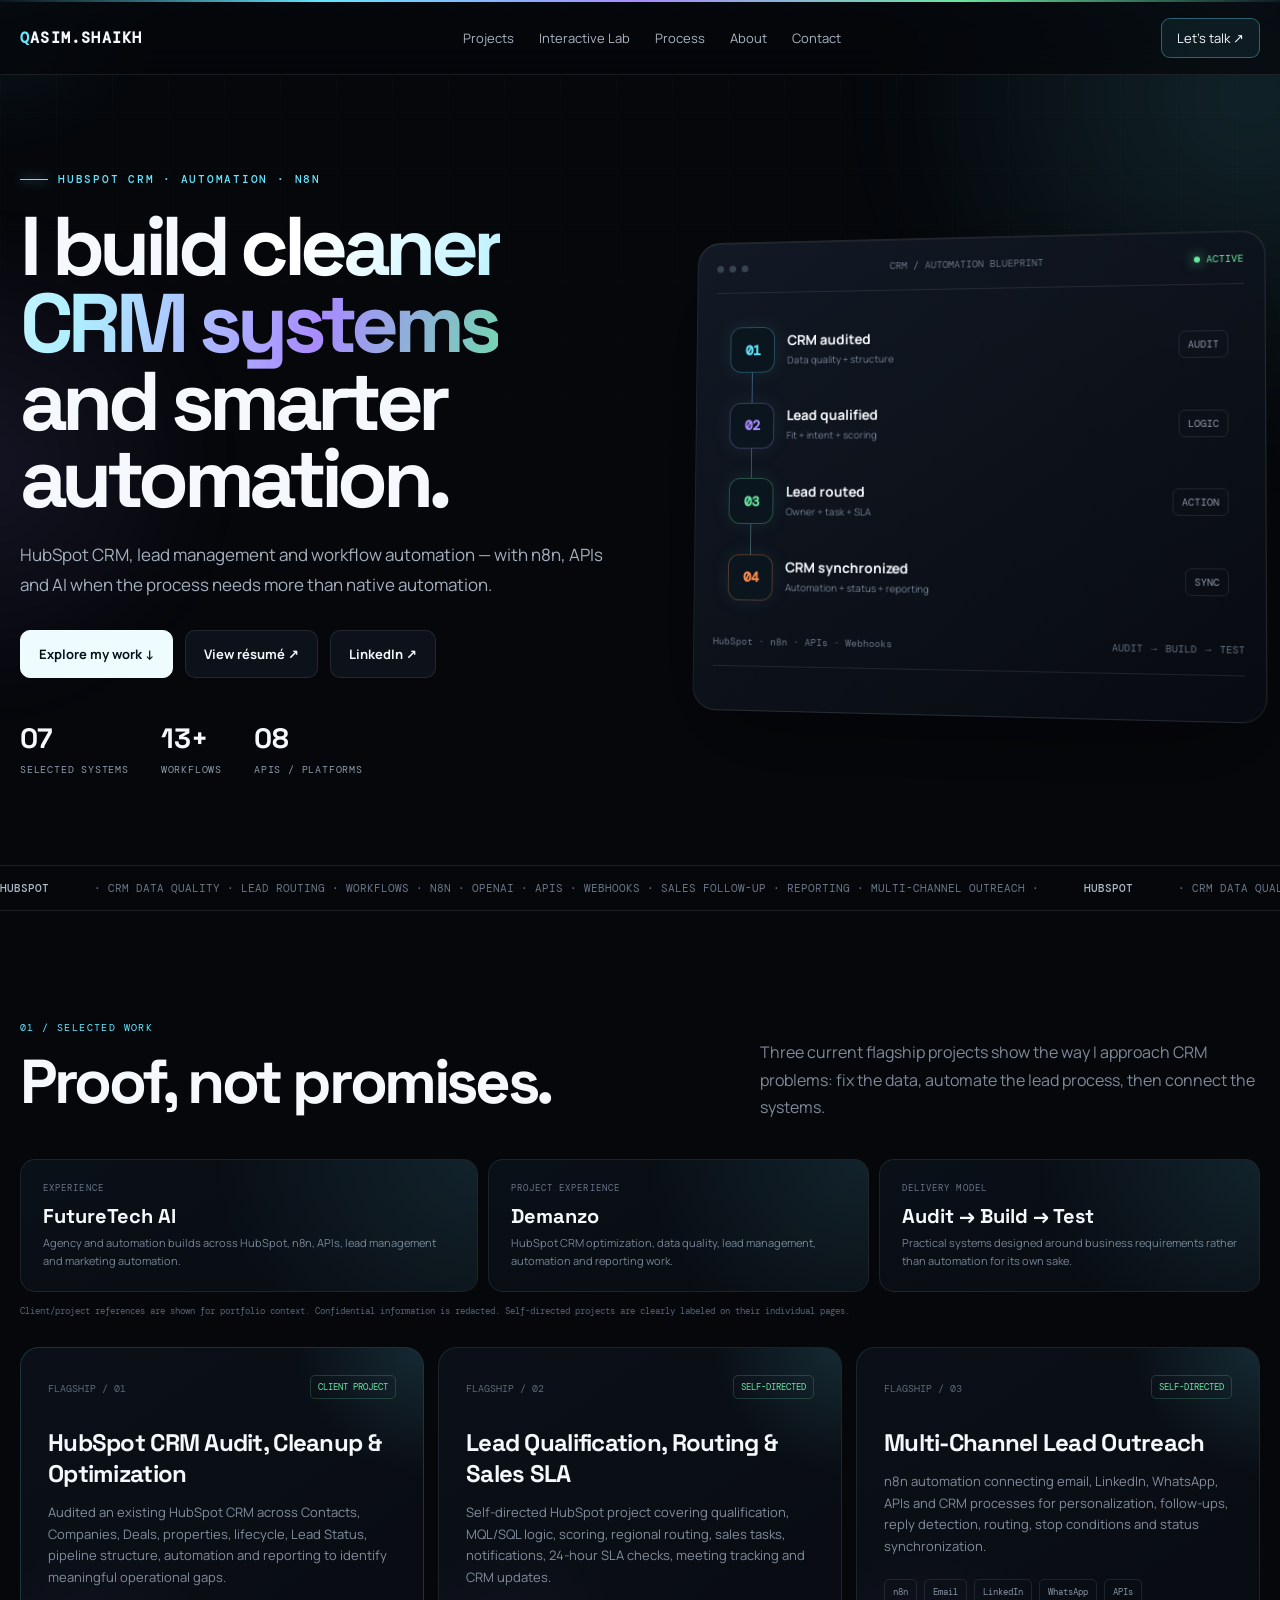
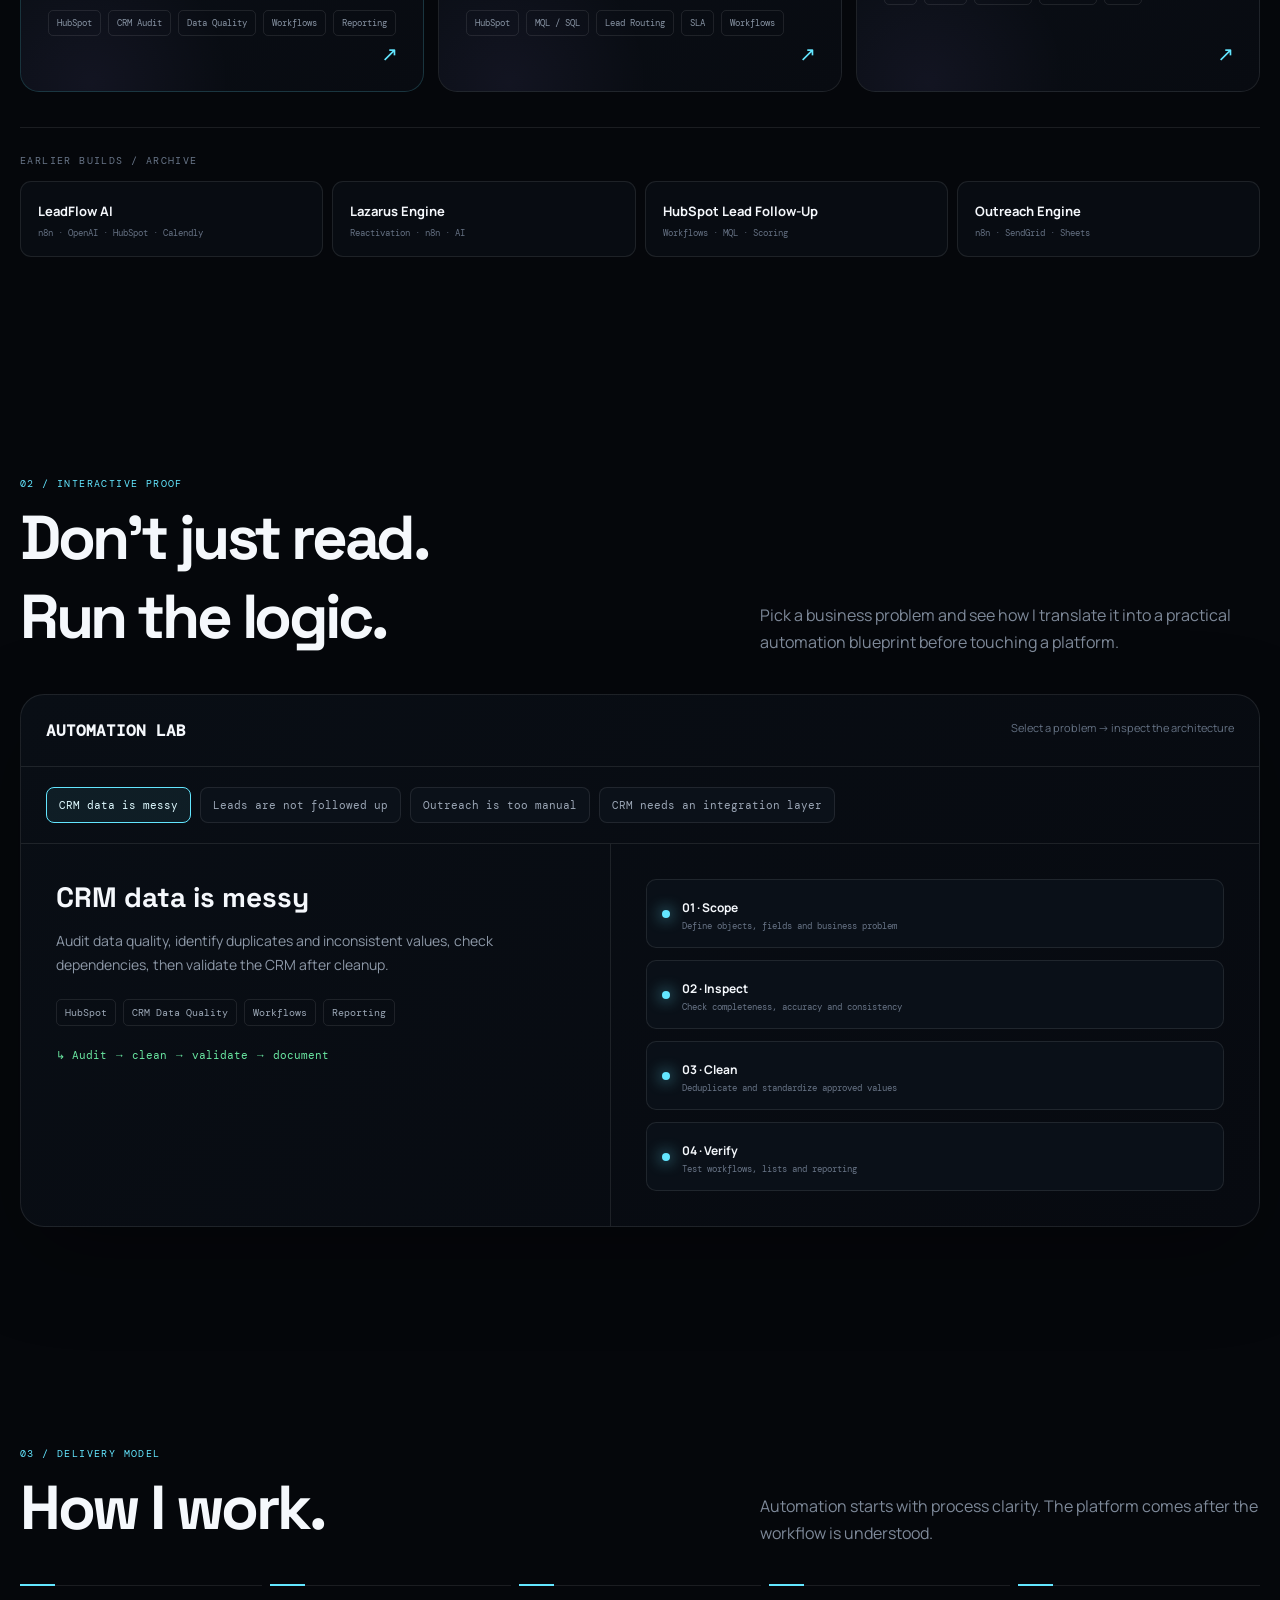
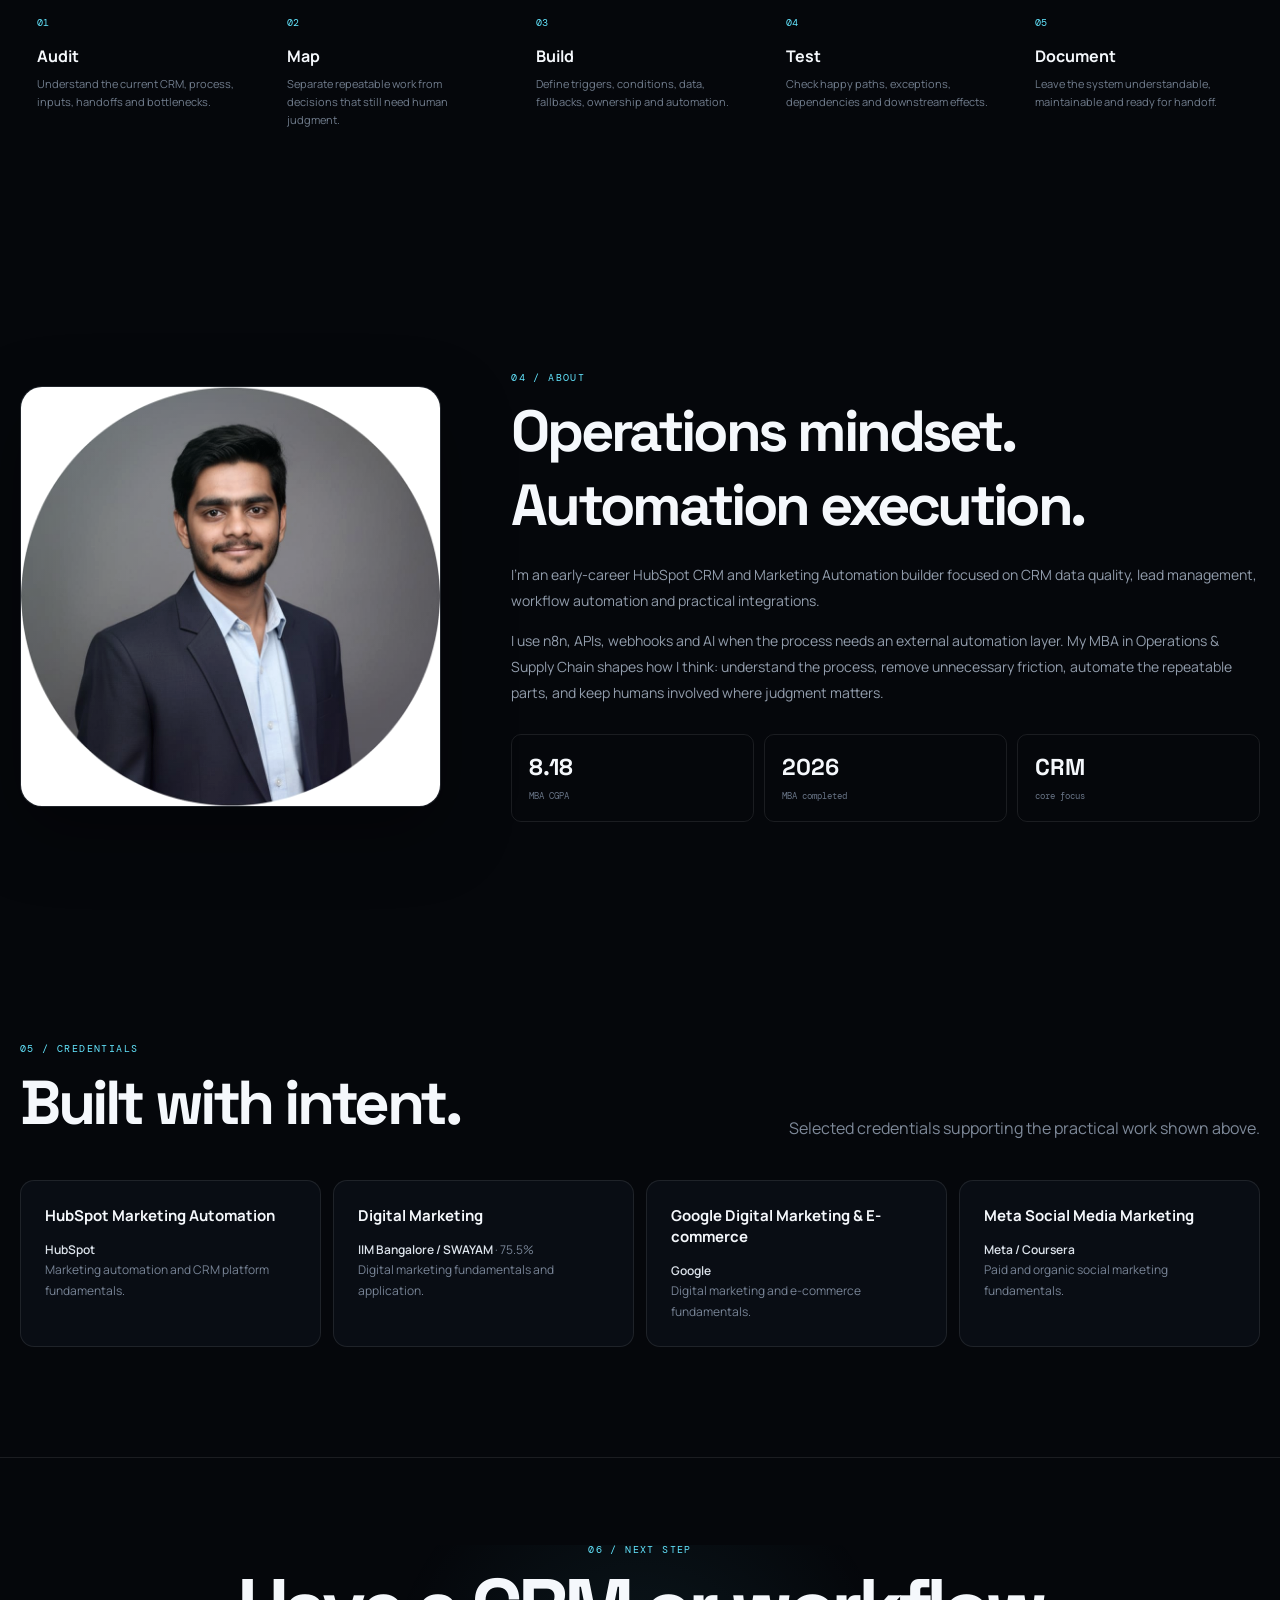
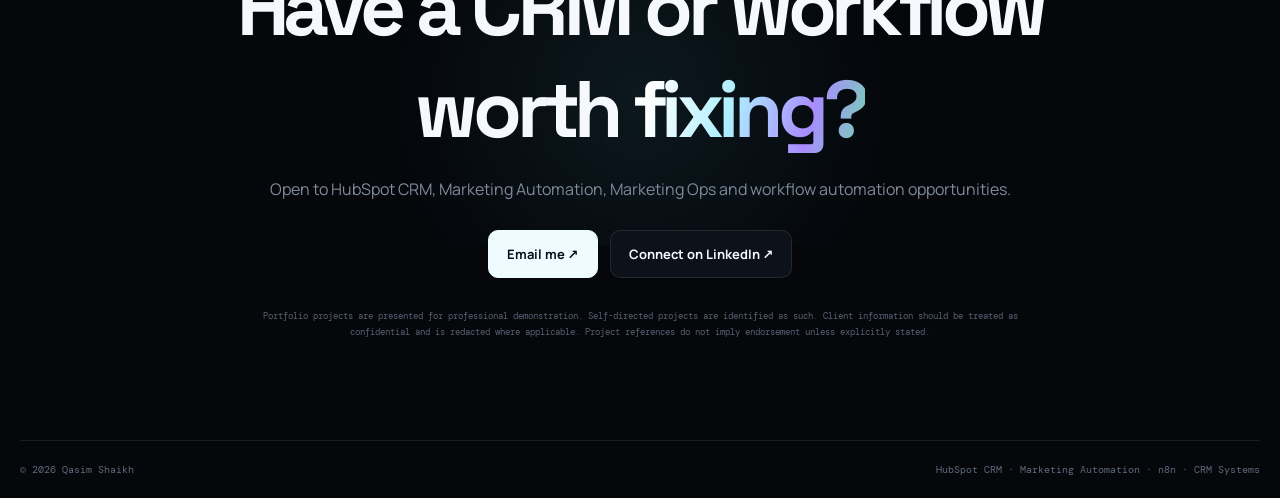
<file: index.html>
<!doctype html>
<html lang="en">
<head>
<meta charset="utf-8">
<meta name="viewport" content="width=device-width,initial-scale=1">
<meta name="description" content="Qasim Shaikh — HubSpot CRM & Automation Specialist. Portfolio of CRM optimization, lead routing, workflow automation, n8n integrations and multi-channel outreach systems.">
<meta name="theme-color" content="#05070b">
<meta property="og:title" content="Qasim Shaikh — HubSpot CRM & Automation">
<meta property="og:description" content="HubSpot CRM, lead management, workflow automation and n8n integration portfolio.">
<title>Qasim Shaikh — HubSpot CRM & Automation</title>

<style>
@import url('https://fonts.googleapis.com/css2?family=DM+Mono:wght@400;500&family=Manrope:wght@400;500;600;700;800&family=Space+Grotesk:wght@500;600;700&display=swap');

:root{
  --bg:#05070b;--panel:#0a0f17;--panel2:#0d141e;--text:#f5f8fc;
  --muted:#8e9aaa;--muted2:#687588;--line:rgba(255,255,255,.09);
  --cyan:#63e6ff;--violet:#a98bff;--green:#69e6a1;--orange:#ff8a4c;
  --max:1240px;
}
*{box-sizing:border-box}
html{scroll-behavior:smooth}
body{margin:0;background:var(--bg);color:var(--text);font-family:Manrope,system-ui,sans-serif;overflow-x:hidden}
body:before{
  content:"";position:fixed;inset:0;pointer-events:none;z-index:-3;
  background:linear-gradient(rgba(255,255,255,.017) 1px,transparent 1px),
             linear-gradient(90deg,rgba(255,255,255,.017) 1px,transparent 1px);
  background-size:56px 56px;mask-image:linear-gradient(to bottom,black,transparent 82%);
}
body:after{
  content:"";position:fixed;width:65vw;height:65vw;right:-30vw;top:-25vw;
  background:radial-gradient(circle,rgba(99,230,255,.13),transparent 64%);
  filter:blur(35px);pointer-events:none;z-index:-2;
}
a{color:inherit;text-decoration:none}
button,input{font:inherit}
.wrap{width:min(var(--max),calc(100% - 40px));margin:auto}
.topline{height:2px;background:linear-gradient(90deg,transparent,var(--cyan),var(--violet),var(--green),transparent);box-shadow:0 0 25px rgba(99,230,255,.55)}
.progress{position:fixed;z-index:100;top:0;left:0;height:2px;background:var(--cyan);width:0;box-shadow:0 0 14px var(--cyan)}
.glow{position:fixed;pointer-events:none;width:340px;height:340px;border-radius:50%;background:radial-gradient(circle,rgba(99,230,255,.065),transparent 67%);transform:translate(-50%,-50%);z-index:-1}

nav{position:sticky;top:0;z-index:50;background:rgba(5,7,11,.70);backdrop-filter:blur(20px);border-bottom:1px solid var(--line)}
.navin{height:72px;display:flex;align-items:center;justify-content:space-between}
.logo{font:600 15px "DM Mono";letter-spacing:.08em}
.logo b{color:var(--cyan)}
.navlinks{display:flex;gap:25px;color:#aab4c2;font-size:13px}
.navlinks a{transition:.2s}.navlinks a:hover{color:#fff}
.navcta{padding:10px 15px;border:1px solid rgba(99,230,255,.35);border-radius:9px;background:rgba(99,230,255,.07);font-size:13px;transition:.25s}
.navcta:hover{transform:translateY(-2px);background:rgba(99,230,255,.13)}

.hero{min-height:790px;display:grid;grid-template-columns:1.03fr .97fr;gap:55px;align-items:center;padding:82px 0 72px;position:relative}
.hero:before{
  content:"";position:absolute;width:520px;height:520px;left:-300px;top:130px;
  background:radial-gradient(circle,rgba(169,139,255,.10),transparent 68%);filter:blur(20px);z-index:-1;
}
.eyebrow{font:500 11px "DM Mono";letter-spacing:.16em;text-transform:uppercase;color:var(--cyan);display:flex;align-items:center;gap:10px}
.eyebrow:before{content:"";width:28px;height:1px;background:var(--cyan);box-shadow:0 0 12px var(--cyan)}
h1{font-family:"Space Grotesk";font-size:clamp(48px,6.5vw,92px);line-height:.93;letter-spacing:-.067em;margin:22px 0}
.grad{background:linear-gradient(105deg,#fff 10%,#aeefff 43%,#a98bff 75%,#69e6a1 105%);-webkit-background-clip:text;background-clip:text;color:transparent}
.hero p{font-size:17px;line-height:1.78;color:#a4afbd;max-width:650px}
.buttons{display:flex;gap:12px;flex-wrap:wrap;margin:30px 0}
.btn{border:1px solid var(--line);background:#0d121a;padding:14px 18px;border-radius:10px;font-weight:700;font-size:13px;transition:.25s}
.btn.primary{background:#eefbff;color:#061018;border-color:#eefbff}
.btn:hover{transform:translateY(-3px);border-color:rgba(99,230,255,.5);box-shadow:0 15px 35px rgba(0,0,0,.35)}
.stats{display:flex;gap:32px;margin-top:42px}
.stat strong{display:block;font:700 28px "Space Grotesk"}.stat span{font:10px "DM Mono";color:var(--muted);text-transform:uppercase;letter-spacing:.08em}

.heroart{position:relative;perspective:1200px}
.command{
  min-height:480px;border:1px solid var(--line);border-radius:24px;
  background:linear-gradient(145deg,rgba(18,25,37,.96),rgba(7,10,16,.94));
  box-shadow:0 35px 100px rgba(0,0,0,.48),inset 0 1px rgba(255,255,255,.06);
  padding:20px;transform:rotateY(-7deg) rotateX(2deg);transition:transform .5s;
  overflow:hidden;
}
.command:after{content:"";position:absolute;inset:0;background:linear-gradient(120deg,transparent 30%,rgba(255,255,255,.045) 50%,transparent 70%);transform:translateX(-120%);animation:scan 5s infinite}
@keyframes scan{55%,100%{transform:translateX(120%)}}
.windowbar{display:flex;align-items:center;justify-content:space-between;color:#697586;font:10px "DM Mono";padding-bottom:18px;border-bottom:1px solid var(--line)}
.dots{display:flex;gap:6px}.dots i{width:7px;height:7px;border-radius:50%;background:#384352}
.flow{height:350px;position:relative;display:flex;flex-direction:column;justify-content:space-around;padding:20px 15px}
.flow:before{content:"";position:absolute;left:38px;top:43px;bottom:43px;width:1px;background:linear-gradient(var(--cyan),var(--violet),var(--green));opacity:.4}
.node{position:relative;display:grid;grid-template-columns:48px 1fr auto;align-items:center;gap:12px;z-index:2}
.icon{width:47px;height:47px;border:1px solid rgba(99,230,255,.28);background:#0b151d;border-radius:12px;display:grid;place-items:center;color:var(--cyan);font:600 14px "DM Mono";box-shadow:0 0 22px rgba(99,230,255,.08)}
.node h3{font-size:14px;margin:0 0 3px}.node p{font-size:10px;margin:0;color:#718094}
.tag{font:10px "DM Mono";color:#8d99a8;padding:6px 8px;border:1px solid var(--line);border-radius:6px}
.pulse{animation:pulse 2.5s infinite}
.node:nth-child(2) .icon{color:var(--violet);border-color:rgba(169,139,255,.3)}
.node:nth-child(3) .icon{color:var(--green);border-color:rgba(105,230,161,.3)}
.node:nth-child(4) .icon{color:var(--orange);border-color:rgba(255,138,76,.3)}
@keyframes pulse{0%,100%{box-shadow:0 0 0 rgba(99,230,255,0)}50%{box-shadow:0 0 30px rgba(99,230,255,.25)}}
.mini{font:10px "DM Mono";color:#627083}.live{color:var(--green)}
.live:before{content:"";display:inline-block;width:6px;height:6px;background:var(--green);border-radius:50%;margin-right:6px;box-shadow:0 0 12px var(--green)}

.ticker{border-top:1px solid var(--line);border-bottom:1px solid var(--line);overflow:hidden;white-space:nowrap}
.tickerin{display:inline-flex;gap:45px;padding:15px 0;animation:marquee 25s linear infinite;font:11px "DM Mono";color:#697687;text-transform:uppercase}
.ticker b{color:#aeb9c8;font-weight:500}
@keyframes marquee{to{transform:translateX(-50%)}}

section{padding:110px 0}
.sectionhead{display:flex;justify-content:space-between;gap:30px;align-items:end;margin-bottom:38px}
.kicker{font:10px "DM Mono";color:var(--cyan);letter-spacing:.14em;text-transform:uppercase}
.sectionhead h2{font:700 clamp(34px,5vw,62px) "Space Grotesk";letter-spacing:-.055em;margin:8px 0 0}
.sectionhead p{color:#7e8999;max-width:500px;line-height:1.7;margin:0}

.trust{
  display:grid;grid-template-columns:1.2fr 1fr 1fr;gap:10px;margin-top:24px
}
.trustcard{
  padding:22px;border:1px solid var(--line);border-radius:15px;background:linear-gradient(145deg,#0a1018,#080b11);
  transition:.3s;position:relative;overflow:hidden
}
.trustcard:before{content:"";position:absolute;inset:0;background:radial-gradient(circle at 100% 0,rgba(99,230,255,.10),transparent 55%);pointer-events:none}
.trustcard:hover{transform:translateY(-4px);border-color:rgba(99,230,255,.25)}
.trustcard .label{font:9px "DM Mono";color:var(--muted2);letter-spacing:.12em;text-transform:uppercase}
.trustcard h3{font:700 20px "Space Grotesk";margin:9px 0 5px}.trustcard p{font-size:11px;color:#778496;line-height:1.6;margin:0}
.notice{margin-top:12px;font:9px "DM Mono";color:#596577;line-height:1.7}

.lab{border:1px solid var(--line);border-radius:24px;background:linear-gradient(135deg,#090e15,#070a10);overflow:hidden;box-shadow:0 30px 90px rgba(0,0,0,.3)}
.labtop{padding:25px;border-bottom:1px solid var(--line);display:flex;justify-content:space-between;gap:20px}
.labtop strong{font:600 16px "DM Mono"}.labtop span{font-size:11px;color:#657284}
.scenarios{display:flex;gap:9px;flex-wrap:wrap;padding:20px 25px;border-bottom:1px solid var(--line)}
.scenario{font:11px "DM Mono";color:#9ba6b5;background:#0b1119;border:1px solid var(--line);padding:10px 12px;border-radius:8px;cursor:pointer;transition:.2s}
.scenario.active,.scenario:hover{border-color:var(--cyan);color:#dffaff;background:rgba(99,230,255,.07)}
.blueprint{display:grid;grid-template-columns:1fr 1.1fr}
.bptext{padding:35px;border-right:1px solid var(--line)}.bptext h3{font:700 28px "Space Grotesk";margin:0 0 12px}
.bptext p{color:#8d98a7;line-height:1.7;font-size:14px}.stack{display:flex;flex-wrap:wrap;gap:7px;margin:22px 0}
.stack span{font:10px "DM Mono";padding:6px 8px;border:1px solid var(--line);color:#9ca8b7;border-radius:5px}
.reduction{font:11px "DM Mono";color:var(--green)}
.bpnodes{padding:35px;display:grid;gap:12px;align-content:center}
.bpn{display:flex;align-items:center;gap:12px;padding:15px;border:1px solid var(--line);border-radius:10px;background:#0a1018;animation:rise .5s both}
.bpn:nth-child(2){animation-delay:.07s}.bpn:nth-child(3){animation-delay:.14s}.bpn:nth-child(4){animation-delay:.21s}
.bpn i{width:8px;height:8px;border-radius:50%;background:var(--cyan);box-shadow:0 0 15px var(--cyan)}
.bpn strong{font-size:12px}.bpn small{display:block;color:#687486;font:9px "DM Mono";margin-top:3px}
@keyframes rise{from{opacity:0;transform:translateY(8px)}to{opacity:1;transform:none}}

.projects{display:grid;grid-template-columns:repeat(3,1fr);gap:14px}
.project{
  min-height:345px;padding:27px;border:1px solid var(--line);border-radius:19px;
  background:linear-gradient(145deg,#0b1018,#080b11);position:relative;overflow:hidden;
  transition:.38s;isolation:isolate
}
.project:before{content:"";position:absolute;width:260px;height:260px;right:-130px;top:-130px;background:radial-gradient(circle,rgba(99,230,255,.13),transparent 70%);z-index:-1}
.project:after{content:"";position:absolute;left:-20%;bottom:-35%;width:75%;height:75%;background:radial-gradient(circle,rgba(169,139,255,.06),transparent 70%);z-index:-1}
.project:hover{transform:translateY(-9px);border-color:rgba(99,230,255,.32);box-shadow:0 25px 70px rgba(0,0,0,.38)}
.project.featured{border-color:rgba(99,230,255,.18)}
.project .num{font:10px "DM Mono";color:#5c6878}.project .status{float:right;font:9px "DM Mono";color:var(--green);border:1px solid rgba(105,230,161,.2);padding:5px 7px;border-radius:5px}
.project h3{font:700 24px "Space Grotesk";margin:30px 0 9px;letter-spacing:-.03em}
.project p{font-size:13px;color:#818d9d;line-height:1.65;max-width:520px}
.chips{display:flex;gap:7px;flex-wrap:wrap;margin-top:22px}.chips span{font:9px "DM Mono";color:#8793a3;border:1px solid var(--line);padding:6px 8px;border-radius:5px}
.arrow{position:absolute;right:25px;bottom:24px;color:var(--cyan);font-size:20px;transition:.25s}.project:hover .arrow{transform:translate(4px,-4px)}
.archive{margin-top:35px;border-top:1px solid var(--line);padding-top:26px}
.archive-title{font:10px "DM Mono";color:var(--muted2);letter-spacing:.14em;text-transform:uppercase;margin-bottom:14px}
.archive-grid{display:grid;grid-template-columns:repeat(4,1fr);gap:9px}
.archive-card{padding:17px;border:1px solid var(--line);border-radius:11px;background:#080c12;transition:.25s}
.archive-card:hover{border-color:rgba(99,230,255,.25);transform:translateY(-3px)}
.archive-card strong{font-size:13px}.archive-card span{display:block;color:#657183;font:9px "DM Mono";margin-top:6px}

.workgrid{display:grid;grid-template-columns:repeat(5,1fr);gap:8px}
.workstep{padding:23px 17px;border-top:1px solid var(--line);position:relative}
.workstep:before{content:"";position:absolute;top:-2px;left:0;width:35px;height:2px;background:var(--cyan)}
.workstep span{font:10px "DM Mono";color:var(--cyan)}.workstep h3{font-size:16px;margin:14px 0 8px}.workstep p{font-size:11px;color:#717d8d;line-height:1.6;margin:0}

.about{display:grid;grid-template-columns:.72fr 1.28fr;gap:70px;align-items:center}
.portrait{aspect-ratio:1;border:1px solid var(--line);border-radius:22px;overflow:hidden;background:#0a0e15;position:relative;box-shadow:0 25px 70px rgba(0,0,0,.35)}
.portrait img{width:100%;height:100%;object-fit:cover;filter:saturate(.85) contrast(1.05)}
.portrait:after{content:"";position:absolute;inset:0;background:linear-gradient(135deg,rgba(99,230,255,.12),transparent 45%,rgba(169,139,255,.12));mix-blend-mode:screen}
.about h2{font:700 clamp(36px,5vw,58px) "Space Grotesk";letter-spacing:-.055em;margin:10px 0 20px}
.about p{color:#929dac;line-height:1.85;font-size:14px}
.facts{display:grid;grid-template-columns:repeat(3,1fr);gap:10px;margin-top:28px}
.fact{border:1px solid var(--line);padding:17px;border-radius:10px}.fact strong{display:block;font:700 23px "Space Grotesk"}.fact span{font:9px "DM Mono";color:#687486}

.credentials{display:grid;grid-template-columns:repeat(4,1fr);gap:12px}
.cred{padding:24px;border:1px solid var(--line);border-radius:14px;background:#090d14;transition:.3s}
.cred:hover{transform:translateY(-4px);border-color:rgba(99,230,255,.25)}
.cred h3{font-size:15px;margin:0 0 14px}.cred p{font-size:12px;color:#788496;line-height:1.7;margin:0}.cred b{color:#dce3eb;font-weight:600}

.cta{padding:85px 0 100px;text-align:center;border-top:1px solid var(--line);position:relative}
.cta:before{content:"";position:absolute;width:700px;height:300px;left:50%;top:15%;transform:translateX(-50%);background:radial-gradient(circle,rgba(99,230,255,.08),transparent 68%);z-index:-1}
.cta h2{font:700 clamp(42px,7vw,80px) "Space Grotesk";letter-spacing:-.065em;margin:0 auto 18px;max-width:900px}
.cta p{color:#7f8a9b}.legal{max-width:760px;margin:28px auto 0;color:#566273;font:9px "DM Mono";line-height:1.8}
.footer{border-top:1px solid var(--line);padding:22px 0;color:#5f6b7c;font:10px "DM Mono";display:flex;justify-content:space-between;gap:15px}

.reveal{opacity:0;transform:translateY(25px);transition:opacity .8s ease,transform .8s ease}.reveal.show{opacity:1;transform:none}

@media(max-width:1000px){
  .hero{grid-template-columns:1fr;padding-top:65px}.heroart{max-width:720px}.command{transform:none}
  .projects{grid-template-columns:repeat(2,1fr)}.archive-grid{grid-template-columns:repeat(2,1fr)}
  .credentials{grid-template-columns:repeat(2,1fr)}
  .blueprint,.about{grid-template-columns:1fr}.bptext{border-right:0;border-bottom:1px solid var(--line)}
  .workgrid{grid-template-columns:repeat(2,1fr)}
}
@media(max-width:650px){
  .wrap{width:min(100% - 26px,var(--max))}.navin{height:62px}.navlinks{display:none}.navcta{padding:8px 11px}
  .hero{min-height:auto;padding:55px 0 65px}h1{font-size:51px}.hero p{font-size:15px}
  .stats{gap:20px}.stat strong{font-size:23px}
  .command{min-height:400px;padding:13px}.flow{height:295px;padding:10px 0}.node{grid-template-columns:40px 1fr}.node .tag{display:none}.icon{width:39px;height:39px}.flow:before{left:28px}
  section{padding:80px 0}.sectionhead{display:block}.sectionhead p{margin-top:14px}
  .trust{grid-template-columns:1fr}.labtop{display:block}.labtop span{display:block;margin-top:8px}
  .blueprint{grid-template-columns:1fr}.bptext,.bpnodes{padding:24px}
  .projects{grid-template-columns:1fr}.project{min-height:285px}.archive-grid{grid-template-columns:1fr}
  .workgrid{grid-template-columns:1fr}.credentials{grid-template-columns:1fr}
  .facts{grid-template-columns:1fr 1fr}.footer{display:block;line-height:1.8}.footer span:last-child{display:block;margin-top:6px}
}
@media(prefers-reduced-motion:reduce){
  *,*:before,*:after{animation-duration:.001ms!important;animation-iteration-count:1!important;scroll-behavior:auto!important;transition:none!important}
  .reveal{opacity:1;transform:none}.glow{display:none}
}
</style>
</head>

<body>
<div class="progress"></div>
<div class="glow"></div>
<div class="topline"></div>

<nav>
  <div class="wrap navin">
    <a class="logo" href="#"><b>Q</b>ASIM.SHAIKH</a>
    <div class="navlinks">
      <a href="#systems">Projects</a>
      <a href="#lab">Interactive Lab</a>
      <a href="#process">Process</a>
      <a href="#about">About</a>
      <a href="#contact">Contact</a>
    </div>
    <a class="navcta" href="mailto:skqasim923@gmail.com">Let's talk ↗</a>
  </div>
</nav>

<main>

<section class="wrap hero">
  <div class="reveal">
    <div class="eyebrow">HubSpot CRM · Automation · n8n</div>
    <h1>I build <span class="grad">cleaner CRM systems</span> and smarter automation.</h1>
    <p>HubSpot CRM, lead management and workflow automation — with n8n, APIs and AI when the process needs more than native automation.</p>
    <div class="buttons">
      <a class="btn primary" href="#systems">Explore my work ↓</a>
      <a class="btn" href="https://drive.google.com/drive/folders/1Mffjgi9EfVrvHQqLFDPZmlVz44raPpQ6?usp=sharing" target="_blank" rel="noopener">View résumé ↗</a>
      <a class="btn" href="https://www.linkedin.com/in/qasim-shaikh-/" target="_blank" rel="noopener">LinkedIn ↗</a>
    </div>
    <div class="stats">
      <div class="stat"><strong>07</strong><span>selected systems</span></div>
      <div class="stat"><strong>13+</strong><span>workflows</span></div>
      <div class="stat"><strong>08</strong><span>APIs / platforms</span></div>
    </div>
  </div>

  <div class="heroart reveal">
    <div class="command">
      <div class="windowbar">
        <div class="dots"><i></i><i></i><i></i></div>
        <span>CRM / AUTOMATION BLUEPRINT</span>
        <span class="live">ACTIVE</span>
      </div>
      <div class="flow">
        <div class="node"><div class="icon pulse">01</div><div><h3>CRM audited</h3><p>Data quality + structure</p></div><span class="tag">AUDIT</span></div>
        <div class="node"><div class="icon pulse">02</div><div><h3>Lead qualified</h3><p>Fit + intent + scoring</p></div><span class="tag">LOGIC</span></div>
        <div class="node"><div class="icon pulse">03</div><div><h3>Lead routed</h3><p>Owner + task + SLA</p></div><span class="tag">ACTION</span></div>
        <div class="node"><div class="icon pulse">04</div><div><h3>CRM synchronized</h3><p>Automation + status + reporting</p></div><span class="tag">SYNC</span></div>
      </div>
      <div class="windowbar"><span>HubSpot · n8n · APIs · Webhooks</span><span class="mini">AUDIT → BUILD → TEST</span></div>
    </div>
  </div>
</section>

<div class="ticker">
  <div class="tickerin">
    <b>HUBSPOT</b> · CRM DATA QUALITY · LEAD ROUTING · WORKFLOWS · n8n · OPENAI · APIs · WEBHOOKS · SALES FOLLOW-UP · REPORTING · MULTI-CHANNEL OUTREACH · <b>HUBSPOT</b> · CRM DATA QUALITY · LEAD ROUTING · WORKFLOWS · n8n · OPENAI · APIs · WEBHOOKS · SALES FOLLOW-UP · REPORTING · MULTI-CHANNEL OUTREACH ·
  </div>
</div>

<section class="wrap reveal" id="systems">
  <div class="sectionhead">
    <div><div class="kicker">01 / Selected work</div><h2>Proof, not promises.</h2></div>
    <p>Three current flagship projects show the way I approach CRM problems: fix the data, automate the lead process, then connect the systems.</p>
  </div>

  <div class="trust">
    <div class="trustcard">
      <div class="label">Experience</div>
      <h3>FutureTech AI</h3>
      <p>Agency and automation builds across HubSpot, n8n, APIs, lead management and marketing automation.</p>
    </div>
    <div class="trustcard">
      <div class="label">Project experience</div>
      <h3>Demanzo</h3>
      <p>HubSpot CRM optimization, data quality, lead management, automation and reporting work.</p>
    </div>
    <div class="trustcard">
      <div class="label">Delivery model</div>
      <h3>Audit → Build → Test</h3>
      <p>Practical systems designed around business requirements rather than automation for its own sake.</p>
    </div>
  </div>
  <div class="notice">Client/project references are shown for portfolio context. Confidential information is redacted. Self-directed projects are clearly labeled on their individual pages.</div>

  <div class="projects" style="margin-top:28px">
    <a class="project featured" href="projects/demanzo.html">
      <span class="num">FLAGSHIP / 01</span><span class="status">CLIENT PROJECT</span>
      <h3>HubSpot CRM Audit, Cleanup &amp; Optimization</h3>
      <p>Audited an existing HubSpot CRM across Contacts, Companies, Deals, properties, lifecycle, Lead Status, pipeline structure, automation and reporting to identify meaningful operational gaps.</p>
      <div class="chips"><span>HubSpot</span><span>CRM Audit</span><span>Data Quality</span><span>Workflows</span><span>Reporting</span></div>
      <span class="arrow">↗</span>
    </a>

    <a class="project" href="projects/novascale.html">
      <span class="num">FLAGSHIP / 02</span><span class="status">SELF-DIRECTED</span>
      <h3>Lead Qualification, Routing &amp; Sales SLA</h3>
      <p>Self-directed HubSpot project covering qualification, MQL/SQL logic, scoring, regional routing, sales tasks, notifications, 24-hour SLA checks, meeting tracking and CRM updates.</p>
      <div class="chips"><span>HubSpot</span><span>MQL / SQL</span><span>Lead Routing</span><span>SLA</span><span>Workflows</span></div>
      <span class="arrow">↗</span>
    </a>

    <a class="project" href="projects/multichannel-outreach.html">
      <span class="num">FLAGSHIP / 03</span><span class="status">SELF-DIRECTED</span>
      <h3>Multi-Channel Lead Outreach</h3>
      <p>n8n automation connecting email, LinkedIn, WhatsApp, APIs and CRM processes for personalization, follow-ups, reply detection, routing, stop conditions and status synchronization.</p>
      <div class="chips"><span>n8n</span><span>Email</span><span>LinkedIn</span><span>WhatsApp</span><span>APIs</span></div>
      <span class="arrow">↗</span>
    </a>
  </div>

  <div class="archive">
    <div class="archive-title">Earlier builds / archive</div>
    <div class="archive-grid">
      <a class="archive-card" href="projects/leadflow-ai.html"><strong>LeadFlow AI</strong><span>n8n · OpenAI · HubSpot · Calendly</span></a>
      <a class="archive-card" href="projects/lazarus-engine.html"><strong>Lazarus Engine</strong><span>Reactivation · n8n · AI</span></a>
      <a class="archive-card" href="projects/hubspot-followup.html"><strong>HubSpot Lead Follow-Up</strong><span>Workflows · MQL · Scoring</span></a>
      <a class="archive-card" href="projects/outreach-engine.html"><strong>Outreach Engine</strong><span>n8n · SendGrid · Sheets</span></a>
    </div>
  </div>
</section>

<section class="wrap reveal" id="lab">
  <div class="sectionhead">
    <div><div class="kicker">02 / Interactive proof</div><h2>Don't just read.<br>Run the logic.</h2></div>
    <p>Pick a business problem and see how I translate it into a practical automation blueprint before touching a platform.</p>
  </div>
  <div class="lab">
    <div class="labtop"><strong>AUTOMATION LAB</strong><span>Select a problem → inspect the architecture</span></div>
    <div class="scenarios" id="scenarios"></div>
    <div class="blueprint"><div class="bptext" id="bptext"></div><div class="bpnodes" id="bpnodes"></div></div>
  </div>
</section>

<section class="wrap reveal" id="process">
  <div class="sectionhead">
    <div><div class="kicker">03 / Delivery model</div><h2>How I work.</h2></div>
    <p>Automation starts with process clarity. The platform comes after the workflow is understood.</p>
  </div>
  <div class="workgrid">
    <div class="workstep"><span>01</span><h3>Audit</h3><p>Understand the current CRM, process, inputs, handoffs and bottlenecks.</p></div>
    <div class="workstep"><span>02</span><h3>Map</h3><p>Separate repeatable work from decisions that still need human judgment.</p></div>
    <div class="workstep"><span>03</span><h3>Build</h3><p>Define triggers, conditions, data, fallbacks, ownership and automation.</p></div>
    <div class="workstep"><span>04</span><h3>Test</h3><p>Check happy paths, exceptions, dependencies and downstream effects.</p></div>
    <div class="workstep"><span>05</span><h3>Document</h3><p>Leave the system understandable, maintainable and ready for handoff.</p></div>
  </div>
</section>

<section class="wrap reveal" id="about">
  <div class="about">
    <div class="portrait"><img src="Qasim-Shaikh.jpg" alt="Qasim Shaikh"></div>
    <div>
      <div class="kicker">04 / About</div>
      <h2>Operations mindset.<br>Automation execution.</h2>
      <p>I’m an early-career HubSpot CRM and Marketing Automation builder focused on CRM data quality, lead management, workflow automation and practical integrations.</p>
      <p>I use n8n, APIs, webhooks and AI when the process needs an external automation layer. My MBA in Operations &amp; Supply Chain shapes how I think: understand the process, remove unnecessary friction, automate the repeatable parts, and keep humans involved where judgment matters.</p>
      <div class="facts">
        <div class="fact"><strong>8.18</strong><span>MBA CGPA</span></div>
        <div class="fact"><strong>2026</strong><span>MBA completed</span></div>
        <div class="fact"><strong>CRM</strong><span>core focus</span></div>
      </div>
    </div>
  </div>
</section>

<section class="wrap reveal">
  <div class="sectionhead">
    <div><div class="kicker">05 / Credentials</div><h2>Built with intent.</h2></div>
    <p>Selected credentials supporting the practical work shown above.</p>
  </div>
  <div class="credentials">
    <div class="cred"><h3>HubSpot Marketing Automation</h3><p><b>HubSpot</b><br>Marketing automation and CRM platform fundamentals.</p></div>
    <div class="cred"><h3>Digital Marketing</h3><p><b>IIM Bangalore / SWAYAM</b> · 75.5%<br>Digital marketing fundamentals and application.</p></div>
    <div class="cred"><h3>Google Digital Marketing &amp; E-commerce</h3><p><b>Google</b><br>Digital marketing and e-commerce fundamentals.</p></div>
    <div class="cred"><h3>Meta Social Media Marketing</h3><p><b>Meta / Coursera</b><br>Paid and organic social marketing fundamentals.</p></div>
  </div>
</section>

<section class="cta reveal" id="contact">
  <div class="wrap">
    <div class="kicker">06 / Next step</div>
    <h2>Have a CRM or workflow worth <span class="grad">fixing?</span></h2>
    <p>Open to HubSpot CRM, Marketing Automation, Marketing Ops and workflow automation opportunities.</p>
    <div class="buttons" style="justify-content:center">
      <a class="btn primary" href="mailto:skqasim923@gmail.com">Email me ↗</a>
      <a class="btn" href="https://www.linkedin.com/in/qasim-shaikh-/" target="_blank" rel="noopener">Connect on LinkedIn ↗</a>
    </div>
    <div class="legal">
      Portfolio projects are presented for professional demonstration. Self-directed projects are identified as such.
      Client information should be treated as confidential and is redacted where applicable. Project references do not imply endorsement unless explicitly stated.
    </div>
  </div>
</section>

</main>

<footer>
  <div class="wrap footer">
    <span>© 2026 Qasim Shaikh</span>
    <span>HubSpot CRM · Marketing Automation · n8n · CRM Systems</span>
  </div>
</footer>

<script>
const scenarios=[
  {
    title:"CRM data is messy",
    desc:"Audit data quality, identify duplicates and inconsistent values, check dependencies, then validate the CRM after cleanup.",
    stack:["HubSpot","CRM Data Quality","Workflows","Reporting"],
    reduction:"Audit → clean → validate → document",
    nodes:[["Scope","Define objects, fields and business problem"],["Inspect","Check completeness, accuracy and consistency"],["Clean","Deduplicate and standardize approved values"],["Verify","Test workflows, lists and reporting"]]
  },
  {
    title:"Leads are not followed up",
    desc:"Turn new inquiries into a structured lead-management process with qualification, routing, tasks and SLA checks.",
    stack:["HubSpot","Lead Scoring","Routing","SLA"],
    reduction:"Capture → qualify → route → follow up",
    nodes:[["Capture","Receive form or campaign lead"],["Qualify","Check fit + intent + score"],["Route","Assign owner and create task"],["Follow Up","Check activity and meeting status"]]
  },
  {
    title:"Outreach is too manual",
    desc:"Move repetitive prospecting and sequencing into a controlled workflow with channel fallbacks and reply-aware stopping.",
    stack:["n8n","Email","LinkedIn","WhatsApp","APIs"],
    reduction:"Research → personalize → sequence → sync",
    nodes:[["Research","Collect prospect context"],["Personalize","Generate relevant outreach"],["Sequence","Send and schedule follow-ups"],["Stop / Sync","Detect reply and update CRM"]]
  },
  {
    title:"CRM needs an integration layer",
    desc:"Connect HubSpot to external systems when native automation is not enough, while keeping data mapping and failure handling explicit.",
    stack:["HubSpot","n8n","REST APIs","Webhooks"],
    reduction:"Trigger → transform → sync → monitor",
    nodes:[["Trigger","Receive webhook or API event"],["Transform","Validate and map data"],["Sync","Create or update CRM records"],["Handle","Log errors and protect against duplicates"]]
  }
];

const sc=document.getElementById("scenarios"),bt=document.getElementById("bptext"),bn=document.getElementById("bpnodes");

function render(i=0){
  sc.innerHTML=scenarios.map((s,n)=>`<button class="scenario ${n===i?'active':''}" data-i="${n}">${s.title}</button>`).join("");
  const s=scenarios[i];
  bt.innerHTML=`<h3>${s.title}</h3><p>${s.desc}</p><div class="stack">${s.stack.map(x=>`<span>${x}</span>`).join("")}</div><div class="reduction">↳ ${s.reduction}</div>`;
  bn.innerHTML=s.nodes.map((n,j)=>`<div class="bpn"><i></i><div><strong>${String(j+1).padStart(2,"0")} · ${n[0]}</strong><small>${n[1]}</small></div></div>`).join("");
  document.querySelectorAll(".scenario").forEach(x=>x.onclick=()=>render(+x.dataset.i));
}
render();

const io=new IntersectionObserver(es=>es.forEach(e=>{if(e.isIntersecting)e.target.classList.add("show")}),{threshold:.12});
document.querySelectorAll(".reveal").forEach(x=>io.observe(x));

addEventListener("scroll",()=>{
  const h=document.documentElement.scrollHeight-innerHeight;
  document.querySelector(".progress").style.width=(h>0?scrollY/h*100:0)+"%";
});

const glow=document.querySelector(".glow");
addEventListener("pointermove",e=>{
  if(matchMedia("(max-width:650px)").matches)return;
  glow.style.left=e.clientX+"px";glow.style.top=e.clientY+"px";
});

const heroart=document.querySelector(".heroart");
heroart.addEventListener("pointermove",e=>{
  if(matchMedia("(max-width:1000px)").matches)return;
  const r=e.currentTarget.getBoundingClientRect();
  const x=(e.clientX-r.left)/r.width-.5,y=(e.clientY-r.top)/r.height-.5;
  e.currentTarget.querySelector(".command").style.transform=`rotateY(${x*-10-2}deg) rotateX(${y*-4}deg)`;
});
heroart.addEventListener("pointerleave",e=>{
  if(matchMedia("(max-width:1000px)").matches)return;
  e.currentTarget.querySelector(".command").style.transform="rotateY(-7deg) rotateX(2deg)";
});
</script>
</body>
</html>
</file>
